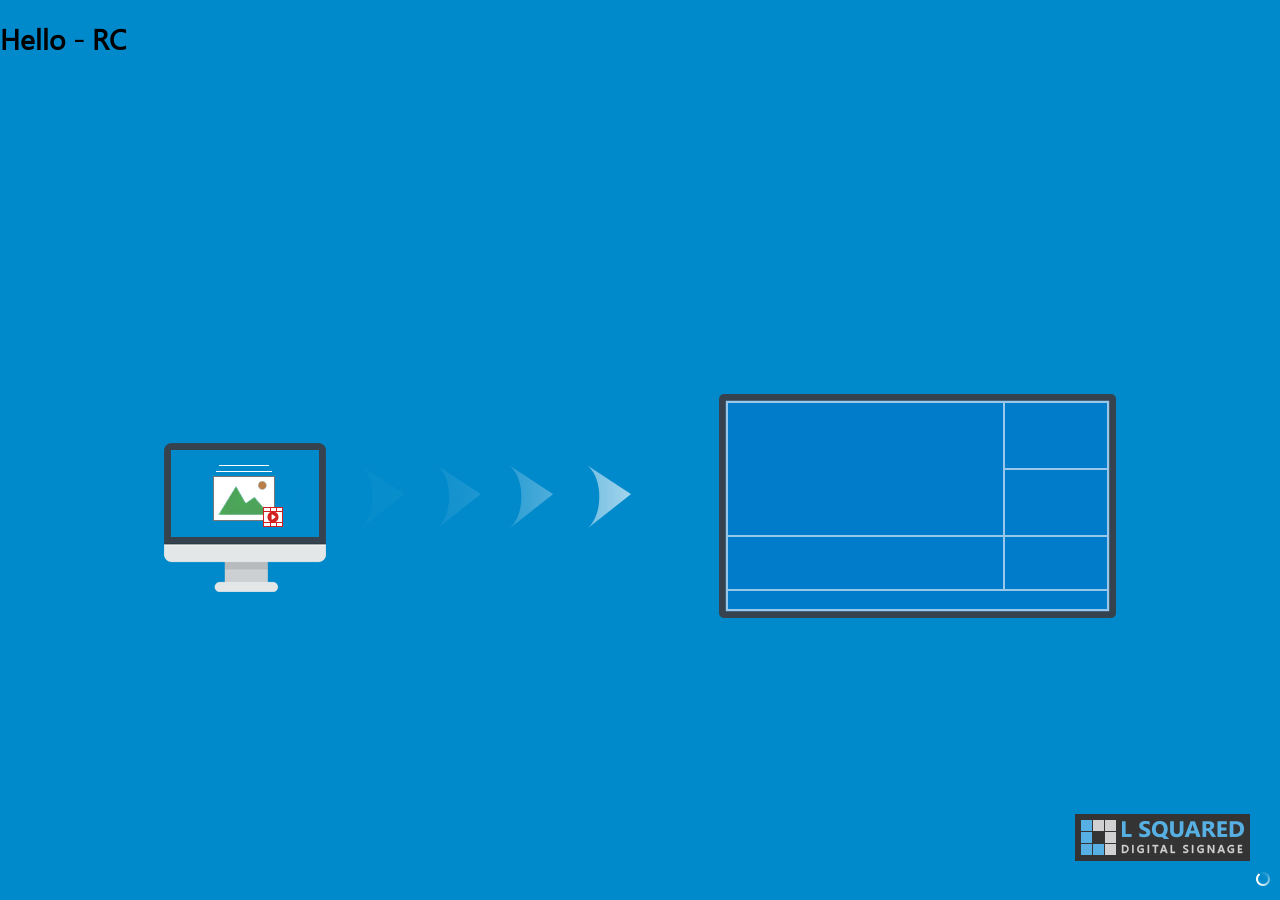
<file: index.html>
<!DOCTYPE html>
<html>
  <head>
    <meta http-equiv="Content-Type" content="text/html; charset=utf-8" />
    <meta name="viewport" content="width=device-width, initial-scale=1">
    <link type="text/css" rel="stylesheet" href="./css/flex.css">
    <link type="text/css" rel="stylesheet" href="./css/style.css">
    <link rel="icon" type="image/x-icon" href="favicon.ico">
    <link rel="manifest" href="manifest.webmanifest">
    
    <script type="text/javascript" src="./js/library/jquery-3.6.0.min.js"></script>
    <script type="text/javascript" src="./js/library/device-uuid.min.js"></script>
    <script type="text/javascript" src="./js/library/TweenMax.min.js"></script>
    <script type="text/javascript" src="./js/common.js"></script>
    <script type="text/javascript" src="./js/index.js"></script>
    <script type="text/javascript" src="./js/idb.js"></script>
    
    <title>L Squared Slide - PWA</title>
  </head>
  <body>
    <h1>Hello - RC</h1>
    <div id="waiting"></div>
    <div id="container"></div>
    <div id="fs"></div>
    <div id="em"></div>
    <div id="toolbar">
      <div class="refresh spin"></div>
      <div class="offline" style="display:none;"></div>
      <div class="download" style="display:none;"><span class="tooltip"></span></div>
      <div class="client" style="display:none;"><span class="tooltip"></span></div>
    </div>
    <div id="logoBottom">
      <img src="./img/logo-sm-colored.png">
    </div>
    <div id="identify">
      <div style="font-size:24px;">L Squared Digital Signage</div>
      <div>&nbsp;</div>
      <div class="name">Name: <span class="marL5 value"></span></div>
      <div class="mac">Id: <span class="marL5 value"></span></div>
      <div class="server">Server: <span class="marL5 value"></span></div>
      <div class="environment">Environment: <span class="marL5 value"></span></div>
      <div>&nbsp;</div>
      <div class="type">Type: <span class="marL5">Media Player</span></div>
      <!-- <div class="model">Model: <span class="marL5 value"></span></div> -->
      <div class="os">OS: <span class="marL5 value"></span></div>
      <div class="client">L Squared Slide: <span class="marL5 value"></span></div>
      <div class="ip">IP: <span class="marL5 value"></span></div>
      <div>&nbsp;</div>
      <div class="storage">Available Storage: <span class="marL5 value"></span></div>
      <div class="status">Status: <span class="marL5 value"></span> <img src="./img/check.png" class="check"></div>
    </div>
    <div id="blank"></div>
    <div id="dialog" class="lsn-dialog hide">
      <div class="lsn-dialog-body" style="width:600px">
        <section class="panel mac-quad">
          <div class="panel-heading">Media Player Registration</div>
          <div class="panel-body bg-icon">
            <h1 class="text-lg noMarB">This media player is not registered to the L&nbsp;Squared&nbsp;Hub.</h1>
            <p>You can log into the L&nbsp;Squared&nbsp;Hub through your desktop browser and add this device using the following device ID:</p>
            <div class="id-quad">
              <span>Device ID:</span> <span id="mac"></span>
            </div>
          </div>
          <div class="panel-footer">
            <p class="noMar">For help with setup, please email <span class="text-blue text-bold">support@LSquared.com</span> or call us at <span class="text-bold">1-877-344-1548</span> and select option 2 for customer service.</p>
          </div>
        </section>
      </div>
    </div>
    <div id="no-network" class="lsn-dialog hide">
      <div class="lsn-dialog-body" style="width:600px">
        <section class="panel mac-quad">
          <div class="panel-heading">Internet Connection Problem</div>
          <div class="panel-body no-network-bg-icon">
            <div class="no-network">
              <h1 class="text-lg">Can't Connect</h1>
              <p>This device needs to be connected to the internet. Please connect a USB keyboard and mouse to the media player and follow these steps:</p>
            </div>
            <div class="introSlider">
              <div><img src="img/no-network-intro1.png"/></div>
              <div><img src="img/no-network-intro2.png"/></div>
              <div><img src="img/no-network-intro3.png"/></div>
            </ul>
          </div>
          <div class="panel-footer">
            <p class="noMar">For help with setup, please email <span class="text-blue text-bold">support@LSquared.com</span> or call us at <span class="text-bold">1-855-500-3556</span> and select option 2 for customer service.</p>
          </div>
        </section>
      </div>
    </div>
    <script type="text/javascript" src="./js/frame.js"></script>
    <script type="text/javascript" src="./js/widgets/imgLoader.js"></script>
    <script type="text/javascript" src="./js/widgets/vidLoader.js"></script>


    <script type="text/javascript">
      if('serviceWorker' in navigator){ // Register A service worker
        window.addEventListener('load', function(){
          const prefix = location.pathname.replace(/\/(index\.html)?$/, '');
          navigator.serviceWorker.register('sw.js')
            .then(function(registration) {
              // Registration was successful
              console.log('[success] scope: ', registration.scope);
            }, function(err) {
              // registration failed :(
              console.log('[fail]: ', err);
            });
        });
      }
      console.log('index.js modified');
    </script>
  </body>
</html>
</file>
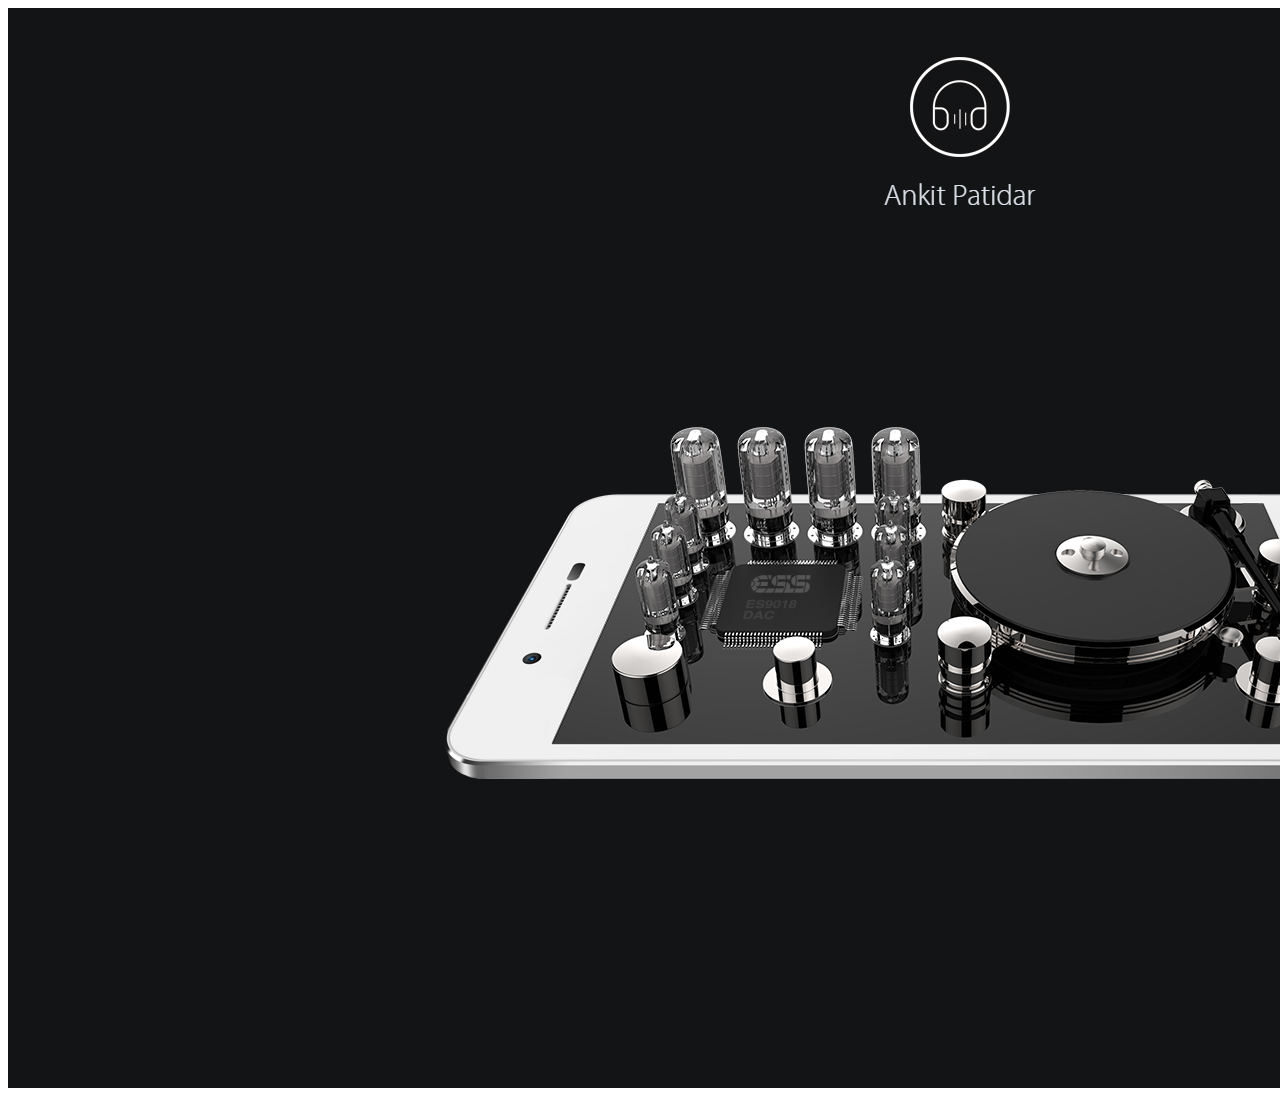
<file: indedx.html>
<!doctype html>
<html ng-app="hub">
  <head>
    <meta charset="utf-8">
    <title>Ankit Patidar</title>
    <meta name="description" content="">
    <meta name="viewport" content="width=device-width">
  </head>
  <body>
      <img src="images/mobile-wall.png" alt="Image-01">
  </body>
</html>
</file>
<file: css/flex.css>
.d-flex{display:flex!important}

.flex-row{flex-direction:row!important}
.flex-column{flex-direction:column!important}
.flex-row-reverse{flex-direction:row-reverse!important}
.flex-column-reverse{flex-direction:column-reverse!important}

.flex-wrap{flex-wrap:wrap!important}
.flex-nowrap{flex-wrap:nowrap!important}
.flex-wrap-reverse{flex-wrap:wrap-reverse!important}
.flex-fill{flex:1 1 auto!important}
.flex-grow-0{flex-grow:0!important}
.flex-grow-1{flex-grow:1!important}
.flex-shrink-0{flex-shrink:0!important}
.flex-shrink-1{flex-shrink:1!important}

.justify-content-start{justify-content:flex-start!important}
.justify-content-end{justify-content:flex-end!important}
.justify-content-center{justify-content:center!important}
.justify-content-betwee{justify-content:space-between!important}
.justify-content-around{justify-content:space-around!important}

.align-items-start{align-items:flex-start!important}
.align-items-end{align-items:flex-end!important}
.align-items-center{align-items:center!important}
.align-items-baseline{align-items:baseline!important}
.align-items-stretch{align-items:stretch!important}

.align-content-start{align-content:flex-start!important}
.align-content-end{align-content:flex-end!important}
.align-content-center{align-content:center!important}
.align-content-between{align-content:space-between!important}
.align-content-around{align-content:space-around!important}
.align-content-stretch{align-content:stretch!important}

.align-self-auto{align-self:auto!important}
.align-self-start{align-self:flex-start!important}
.align-self-end{align-self:flex-end!important}
.align-self-center{align-self:center!important}
.align-self-baseline{align-self:baseline!important}
.align-self-stretch{align-self:stretch!important}
</file>
<file: css/style.css>
body{padding:0;margin:0;overflow:hidden;font-family:system ui, "segoe ui", sans-serif, arial, tahoma;font-size:14px;background-color:#008acb;}
#waiting{text-align:center;float:left;visibility:hidden}
#waiting p{float:right;width:395px;font-size:30px;color:#fff;}/*font-family:"Myriad Pro Condenced";*/

#toolbar{position:absolute;bottom:5px;right:0;z-index:99999;padding-right:5px}
#toolbar div{display:inline-block;margin-left:5px;width:24px;height:24px}
#toolbar .refresh{background:url(../img/loading.png) no-repeat center}
#toolbar .download{background:url(../img/download.gif) no-repeat center}
#toolbar .offline{background:url(../img/network-off.png) no-repeat center}
#toolbar .client{background:url(../img/client-update.png) no-repeat center}
#toolbar .client .tooltip, #toolbar .download .tooltip{position:fixed;right:4px;bottom:32px;background-color:#000;color:#fff;font-size:12px;border-radius:4px;padding:2px 4px;display:none;}
#toolbar .client:hover .tooltip,#toolbar .download:hover .tooltip{display:block}

#fs{position:absolute;z-index:999999;left:0;top:0;background:#000;}

/* #cod{position:absolute;z-index:9999999;left:0;top:0;background:#0c0c0c;font-family:"Myriad Pro Condenced";}
#cod-vid{background:#0c0c0c;position:absolute;left:0;right:0;z-index:9999999;display:none;}
#cod .tab{background:#0c0c0c;}
#cod .tab ul{list-style-type:none;margin:0;padding:0;font-family:"Myriad Pro Bold Condenced";font-size:32px;}
#cod .tab ul li{padding:5px 20px;color:#666;display:inline-block;}
#cod .tab ul li:nth-child(1){margin-left:20px;}
#cod .tab ul li.selected{color:#fff;}
#cod .nav{margin-bottom:40px;}
#cod .nav div{float:left;color:#6b6767;padding:10px 35px;font-family:"Myriad Pro Bold Condenced";font-size:32px;}
#cod .nav div.selected{color:#fff}
#cod .thumb-container{overflow:hidden;background:#1d1d1d;}
#cod .title{font-size:32px;color:#fff;padding:40px 40px 5px 40px;clear:both;}
#cod .thumb{width:220px;float:left;margin:0 20px;padding:10px;}
#cod .tab ul li:hover, #cod .thumb:hover{background:#cf1c54}
#cod .thumb.selected img{outline:8px solid #f8fb00;outline-offset:-8px;}
#cod .thumb .label{font-size:20px;color:#cacaca;text-align:center;margin-top:5px;text-overflow:ellipsis;} */

#cod{position:absolute;z-index:9999999;left:500px;top:0;opacity:0.5;background:#0c0c0c;font-family:"Myriad Pro Condenced";display:none;}
#cod-content{background:#0c0c0c;position:absolute;left:0;top:0;z-index:99999999;display:none;}
#cod .tab{background:#0c0c0c;}
#cod .tab ul{list-style-type:none;margin:0;padding:0;font-family:"Myriad Pro Bold Condenced";font-size:32px;}
#cod .tab ul li{padding:5px 20px;color:#666;display:inline-block;}
#cod .tab ul li:nth-child(1){margin-left:20px;}
#cod .tab ul li.selected{color:#fff;}
#cod .tab ul li.hover, #cod .tab ul li:hover{background:#cf1c54;color:#fff;}
#cod .nav{margin-bottom:40px;}
#cod .nav div{float:left;color:#6b6767;padding:10px 35px;font-family:"Myriad Pro Bold Condenced";font-size:32px;}
#cod .nav div.selected{color:#fff}
#cod .thumb-list-container{overflow:hidden;background:#1d1d1d;}
#cod .thumb-list-container .title{font-size:32px;color:#fff;padding:40px 40px 5px 40px;clear:both;}
#cod .thumb-list-container .thumb{width:220px;float:left;margin:0 10px;padding:10px;cursor:pointer;}
#cod .thumb-list-container .thumb img{width:220px;height:auto;max-height:120px;}
#cod .vid-skip{position:absolute;z-index:1;font-size:22px;color:#fff;text-align:center;}
#cod .vid-pause{position:absolute;z-index:2;width:128px;height:128px;background:url(../img/cod/pause.png) no-repeat;bottom:50px;left:50px;}
#cod .vid-seek{position:absolute;z-index:2;height:5px;background:rgba(255, 255, 255, 0.5);bottom:20px;margin:0 20px;overflow:hidden;}
#cod .vid-seek span{background:#008acb;position:absolute;top:0;left:0;height:5px;width:0;transition-duration: 0.2s}
#cod .vid-skip .next, #cod .vid-skip .prev{display:none}
#cod .tab ul li:hover, #cod .thumb.hover, #cod .thumb.selected, #cod .thumb:hover{background:#cf1c54;}
#cod .thumb-list-container .thumb .label{font-size:20px;color:#cacaca;text-align:center;margin-top:5px;overflow:hidden;text-overflow:ellipsis;}
#cod .thumb-img{display:table-cell;height:120px;max-height:120px;min-height:120px;width:220px;position:relative;vertical-align:bottom;}
#cod .thumb-inner{display:inline-block;position:relative;max-height:120px;min-width:220px;vertical-align:bottom;}
#cod .thumb-info{bottom:-5px;right:-5px;min-height:20px;position:absolute;width:100%;text-align:right;}
#cod .thumb-time{background-color: rgba(0,0,0,.7);color:#fff;left:-5px;top:6px;font-size:14px;padding:0 2px;line-height:14px;position:absolute;font-family:'Segoe UI';}
#cod .thumb-vid{background:url(../img/cod/vid.png) no-repeat;display:inline-block;height:22px;width:22px;vertical-align:sub;}

#ei{position:absolute;z-index:999999999;left:0;top:0;background:#008acb;font-family:"Myriad Pro Condenced";display:none;color:#fff}
#ei .ei-list{width:1000px;margin:200px auto;}
#ei .ei-thumb{display:inline-block;width:180px;margin-right:50px;padding:10px;}
#ei .ei-label{font-size:24px;color:#fff;margin-top:5px;margin-top:5px;text-align:center;}
#ei .ei-thumb .ei-vid{background:#000;width:190x;height:120px;}
#ei .ei-thumb.selected{background:#cf1c54;}

#app-menu-prompt{background-color:rgba(0, 0, 0, 0.7);position:fixed;top:0;right:0;bottom:0;left:0;z-index:9999999999;padding-top:160px;padding-bottom:160px;font-family:"Myriad Pro Condenced";}
#app-menu-prompt .cod-prompt-body{background-color:#f0f0f0;margin:0 auto;max-width:100%;position:relative;overflow:hidden}
#app-menu-prompt .password-quad{background:#fff;border:1px solid #ccc;border-radius:8px;margin:25px 0 0 0;height:52px;min-height:52px;line-height:52px;}
/* #app-menu-prompt .password-quad #cod-password{padding:0 10px;border:0;border-radius:8px;background:none;font-size:62px;line-height:62px;float:left;margin-top:-10px;width:450px;} */
#app-menu-prompt .password-quad #cod-password{padding:0 10px;border:0;border-radius:8px 0 0 8px;background:none;font-size:52px;line-height:53px;float:left;margin-top:0px;width:458px;}
#app-menu-prompt .ok-btn{float:right;vertical-align:middle;background:#0c0c0c;margin-top:25px;width:100px;text-align:center;color:#fff;font-weight:bold;border:0;border-radius:0 8px 8px 0;height:54px;min-height:54px;max-height:54px;line-height:54px;font-size:27px;cursor:pointer;}
#app-menu-prompt .lang-btn-quad{margin:25px 0 25px 0;}
#app-menu-prompt .lang-btn{padding:5px 10px;background:#555;color:#fff;font-size:20px;border-radius:4px;margin-right:10px;white-space:nowrap;cursor:pointer;}
#app-menu-prompt .ok-btn.hover,#app-menu-prompt .lang-btn.hover{background:#cf1c54;}
#app-menu-prompt .lang-btn.selected span{background:url(../img/check-white.png) no-repeat; padding-left:26px;}

#app-menu{position:absolute;bottom:0;left:0;right:0;z-index:99999999999;display:none;}
#app-menu .menu-item{float:left;position:relative;width:24%;height:300px;max-height:300px;margin:1px;overflow:hidden;color:#fff;font-family:"Myriad Pro Condenced";transform:skew(-10deg);transform-origin:bottom left;cursor:pointer;}
#app-menu .menu-item.hover, #app-menu .menu-item.mHover{top:-40px;left:7px;}
#app-menu .menu-item .title{font-size:56px;font-weight:bold;line-height:72px;padding-left:82px;}
#app-menu .menu-item .title.fr{font-size:48px;}
#app-menu .menu-item .title.es{font-size:48px;}
#app-menu .menu-item .title.enfr{font-size:48px;line-height:52px;}
#app-menu .menu-item .title.fren{font-size:48px;line-height:52px;}
#app-menu .menu-item .desc{font-size:28px;margin-top:40px}
#app-menu .menu-item:nth-child(1){background:#052f5f;}
#app-menu .menu-item:nth-child(2){background:#005377;}
#app-menu .menu-item:nth-child(3){background:#06a77d;}
#app-menu .menu-item:nth-child(4){background:#d5c67a;}
#app-menu .menu-item:nth-child(1) .title{background:url(../img/cod/menu-logo.png) no-repeat left top;}
#app-menu .menu-item:nth-child(2) .title{background:url(../img/cod/menu-cod.png) no-repeat left top;}
#app-menu .menu-item:nth-child(3) .title{background:url(../img/cod/menu-input.png) no-repeat left top;}
#app-menu .menu-item:nth-child(4) .title{background:url(../img/cod/menu-screen-share.png) no-repeat left top;}
#app-menu .menu-item .menu-content{transform:skew(10deg);transform-origin:bottom left;padding:55px 0 0 55px;}

#f45{position:absolute;z-index:99999999;left:0;top:0;background:#000;}
#em{position:absolute;z-index:999999999;left:0;top:0;background:#000;}

#identify{position:absolute;bottom:20px;left:20px;z-index:9999999999;padding:20px 50px 20px 20px;background-color:rgba(0, 0, 0, 0.7);color:#fff;font-family: "Myriad Pro Condenced";font-size:20px;display:none;}
#identify div{margin-bottom:5px;}
#identify .check{margin-left:5px;display:none;}

#blank{position:absolute;z-index:99999999999;left:0;top:0;background:#000;}
#logoBottom{position:absolute;right:30px;bottom:35px}

.frame, .tFrame, .pAbsolute{position:absolute;overflow:hidden}
.frame .container, .tFrame .tContainer{position:absolute;width:100%}
.flex-c{display:flex;align-items:center}
.flex-column{flex-direction:column}
.align-normal{align-items:normal!important}
.align-top{align-self:flex-start}
.d-grid{display:grid}
.text-l{text-align:left}
.text-r{text-align:right}
.text-c{text-align:center}
.vam{vertical-align:middle}
.overflow-hidden{overflow:hidden}

.vAlign-t{vertical-align:top}
.vAlign-m{vertical-align:middle}
.vAlign-b{vertical-align:bottom}
.vAlign-tb{vertical-align:text-bottom}

.text-blue{color:#0c69af}
.text-bold{font-weight:600}

.hide{display:none}
.show{display:block}
.vHide{visibility:hidden}
.vShow{visibility:visible}
p, .p{margin:0;padding:0}

.img-responsive{max-width:100%;height:auto}

.d-flex.align-l{justify-content:flex-start!important}
.d-flex.align-c{justify-content:center!important}
.d-flex.align-r{justify-content:flex-end!important}
.d-flex.vAlign-t{align-items:flex-start!important}
.d-flex.vAlign-m{align-items:center!important}
.d-flex.vAlign-b{align-items:flex-end!important}

.tHeader{display:table-header-group!important}
.tFooter{display:table-footer-group!important}
.overlayHide{opacity:0}
.overlayShow{opacity:1}


.spin{animation:spin 1s linear infinite;-webkit-animation:spin 1s linear infinite}
@-webkit-keyframes spin{100%{-webkit-transform:rotate(360deg)}}
@keyframes spin{100%{-webkit-transform:rotate(360deg);transform:rotate(360deg)}}
@keyframes vidTemplateShow{from{opacity:0;} to{opacity:1;}}
@keyframes vidTemplateHide{from{opacity:1;} to{opacity:0;}}

/* Dialog */
.lsn-dialog{background-color:rgba(0, 0, 0, 0.4);position:fixed;top:0;right:0;bottom:0;left:0;z-index:9999;padding-top:160px;padding-bottom:160px}
.lsn-dialog-body{background-color:#f0f0f0;margin:0 auto;max-width:100%;position:relative;overflow:hidden}

/* Registration */
.mac-quad .panel-heading{background-color:#2289d6;color:#ffffff;font-weight:600;font-size:16px;letter-spacing:1px;padding:10px}
.mac-quad .panel-body{padding:10px}
.mac-quad .panel-body h1{font-size:18px}
.mac-quad .bg-icon{background:url("../img/squared.png") no-repeat  #f6f6f6 right -75px bottom -110px}
.mac-quad .no-network-bg-icon{background:url("../img/squared.png") no-repeat  #f6f6f6 right -75px bottom 190px}
.mac-quad .no-network{background:url("../img/no-network.png") no-repeat top left;padding-left:125px;margin-top:20px;}
.mac-quad .no-network p{font-size:16px;}

.mac-quad .id-quad{background-color:#80c9fb;height:40px;line-height:40px;font-size:30px;font-weight:700;margin:50px 0 20px}
.mac-quad .id-quad span:nth-child(1){background-color:#a5d9fd;font-size:16px;float:left;font-weight:600;margin-right:20px;padding:0 15px}
.mac-quad .err-quad{background:#f2dede url('../img/error.png') no-repeat 4px 8px;color:#cd4241;font-weight:700;font-size:16px;padding:8px 8px 8px 34px;margin:25px 0 0 0;}
.mac-quad .panel-footer{background-color:#d5d0d0;padding:10px}
.introSlider{background-color:rgba(108, 188, 248, 0.75);height:250px;width:100%;margin:20px 0 10px 0;}
.introSlider div{position:absolute;opacity:0}
/* .inst-btn{background-color:#2289d6;color:#ffffff;padding:10px 40px;font-size:24px} */

/* Widgets */
.wHeader{padding:10px;font-size:26px;font-weight:bold;height:26px;line-height:26px;text-transform:capitalize}
.wHeader .icon{float:left;margin:-5px 10px 0 0;width:36px}
.wHeader div{flex-grow:1;text-overflow:ellipsis;overflow:hidden;white-space:nowrap}

.avatar,.twitter-avatar,.instagram-avatar,.facebook-avatar,.fbworkplace-avatar{float:left;margin-right:10px}
.twitter-avatar,.instagram-avatar,.facebook-avatar,.fbworkplace-avatar{height:48px;min-height:48px;max-height:48px;width:48px;min-width:48px;max-width:48px;}
.fbworkplace-avatar
/* .title{font-weight:600;text-overflow:ellipsis;overflow:hidden;white-space:nowrap}
.title > span{float:right;font-weight:normal} */

/* DateTime */
.dt-t1{display:inline-block;float:left;text-align:center;font-weight:bold;border-radius:4px}
.blink{animation:blinker 1s linear infinite}

@keyframes blinker{50%{opacity:0}}
/* .bTab{
	.nav{border-radius:0;font-size:$fontSize;padding:8px 8px 0 8px}
 	.nav.active,
	.tab-body{padding:10px}
 	ul li.active{border-bottom:0}
 	li.active>a, li.active>a:focus, li.active>a:hover{box-shadow:none;padding-bottom:12px}
 	ul li a{border-radius:0;border:none}
} */


.pull-left{float:left}
.pull-right{float:right}

.clearfix{clear:both;float:none!important}
.clearfix:after, .clearfix:before{content:"";display:table}

.img-helper{display:inline-block;vertical-align:middle;height:100%}

/* Excel */
.excelTbl{font-size:20px}
.excelTbl .th{height:50px;line-height:50px;display:flex;align-items:center;font-weight:600;width:100%}
.excelTbl .row{height:50px;line-height:50px;display:flex;align-items:center;font-weight:600}
.excelTbl .cell{float:left;overflow:hidden;white-space:nowrap;padding:0 5px}
.excelTbl .footer{font-size:16px;height:30px;line-height:30px;width:100%;text-align:right;position:absolute;right:0;bottom:0}
.excelTbl .footer>div{padding:0 10px}
.oh-hr{border-bottom:1px solid rgba(0, 0, 0, 0.1);padding-bottom:8px;margin-bottom:8px}


.wb-row>div:nth-child(-n+2){box-shadow:1px 0 0 0 #e6e6e6}
.wb-row{height:100px;overflow:hidden}
.wb-logo{float:left;padding:5px;background-color:#e6e6e6;width:100px;height:70px;margin-right:10px;text-align:center;overflow:hidden}
.wb-logo img{width:100%}
.wb-time>div{font-size:12px;height:30px;line-height:30px;padding:10px;text-align:center}
.wb-time>div:nth-child(1){border-bottom:1px solid #e6e6e6}
.wb-room{text-align:center;position:relative;top:50%;transform:translateY(-50%)}
.wb-title{display:flex;align-items:center}

.meetingHeaderText, .calendarHeaderText{font-size:30px;font-weight:bold}
.meetingTitle, .calendarTitle{overflow:hidden;text-overflow:ellipsis;white-space:nowrap;width:100%}
.roomBoard{display:flex;flex-direction:column;justify-content:space-around}

/*Emergency Message*/
@keyframes emBlink{
	0%{background-color:transparent}
	50%{background-color:#000}
	100%{background-color:transparent}
}
.emBlink{animation:emBlink 1s infinite;height:100%;width:100%;display:inline-block}
.emQuad{position:absolute;z-index:99999;top:0;height:100%;width:100%}
.emTopQuad{margin:40px 40px 0;padding:40px;}
.emImg{min-width:30vh;margin-right:20px}
.emImg img{height:100%;width:100%}

/*Stock*/
.stock-single{padding:10px}
.stock-single h2, .stock-single h3{margin-top:0;margin-bottom:10px}
.stockH{width:100%;height:50px;font-weight:600;text-align:center}
.dayChange{margin-left:40px}
.dayChange svg{margin-right:10px}

/*Weather*/
.forecast,.forecast2,.forecast3{background-color:#ffffff;border-radius:6px;text-align:center;width:134px;}
.forecast2,.forecast3{width:255px;height:150px;margin:0 0 5px 5px;float:left;text-align:left}
.forecast3{width:100%;margin:0 0 5px 0;}
.forecast .wfH{background-color:#f3f3f3;border-radius:3px 3px 0 0;padding:5px;font-weight:bold;}
.forecast .wfF,.forecast2 .wfF,.forecast3 .wfF{background-color:#f3f3f3;border-radius:0 0 3px 3px;padding:5px;text-align:left;}

.forecast.t1{margin-bottom:5px}
.forecast.t1.h{display:table-cell}

.bdrT{border-top:1px solid #797979}
.bdrR{border-right:1px solid #797979}
.bdrL{border-left:1px solid #797979}
.bdrB{border-bottom:1px solid #797979}
.divCell{display:flex;align-items:center;justify-content:left;padding:0 5px}
.text-center{text-align:center;justify-content:center}

.t-l,.m-l,.b-l{text-align:left}
.t-c,.m-c,.b-c{text-align:center}
.t-r,.m-r,.b-r{text-align:right}
.t-l,.t-c,.t-r{vertical-align:top}
.m-l,.m-c,.m-r{vertical-align:middle}
.b-l,.b-c,.b-r{vertical-align:bottom}

#ab html body{display:none!important}
.excelTableFont{font-size:22px;font-weight:bold}

.justify-center{justify-content:center}
.align-item-center{align-items:center}
.text-ellipsis{text-overflow:ellipsis; overflow:hidden; white-space:nowrap}
.flightHeadH{height:70px}
.fbThumb{padding-left:10px;align-self:start;height:150px}
.fSHeader{background:#ccc;font-size:18px;padding:3px 0}
.flightImg{width:fit-content;text-align:center}
.flightName{line-height:1.3em}
.airlineName{font-size:14px}
.text-overflow{overflow:hidden;white-space:nowrap}
.boxIcon{height:15px;width:15px}
.flightFooter{height:12px;position:absolute;bottom:0}

/* Spacing */
.pad5{padding:5px}
.pad8{padding:8px}
.pad10{padding:10px}
.padTB10{padding-top:10px;padding-bottom:10px}
.padLR10{padding-left:10px;padding-right:10px}
.padLR5{padding-left:5px;padding-right:5px}

.marT8{margin-top:8px}
.marR5{margin-right:5px}
.marR10{margin-right:10px}
.marR20{margin-right:20px}
.marR50{margin-right:50px}
.marB20{margin-bottom:20px}

.noMarB{margin-bottom:0}
.noMar{margin:0}

.w10{width:10%}
.w15{width:15%}
.w18{width:18%}
.w20{width:20%}
.w25{width:25%}
.w30{width:30%}
.w40{width:40%}
.w50{width:50%}
.w60{width:60%}
.w65{width:65%}
.w80{width:80%}
.w85{width:85%}
.w100{width:100%}
.h100{height:100%}

.flight .rIcon svg{padding:8px}

/* count */
.countPT{justify-content:center;text-align:center;}
.countPL{justify-content:flex-start;text-align:center;}
.countPR{justify-content:flex-end;text-align:center;}
.countPB{justify-content:center; align-items: flex-end;text-align:center;}
/* filter: drop-shadow(0px 0px 15px rgb(0 0 0 / 0.5));*/
.f45anim svg{transform:translateY(0);animation:f45-heartbeat 2s infinite}@keyframes f45-heartbeat{0%{transform:scale(.75)} 20%{transform:scale(1)} 40%{transform:scale(.75)} 60%{transform:scale(1)} 80%{transform:scale(.75)}100%{transform:scale(.75)}};

/* FONTS */
@font-face{font-family: "arial";src: url('../fonts/arial.ttf');}
@font-face{font-family: "arial black";src: url('../fonts/ariblk.ttf');}
@font-face{font-family: "Breakers Slab";src: url('../fonts/BreakersSlab-Regular.otf');}
@font-face{font-family: "Breakers Slab Black";src: url('../fonts/BreakersSlab-Black.otf');}
@font-face{font-family: "Breakers Slab Light";src: url('../fonts/BreakersSlab-Light.otf');}
@font-face{font-family: "Breakers Slab Ultra";src: url('../fonts/BreakersSlab-Ultra.otf');}
@font-face{font-family: "Breakers Slab Thin";src: url('../fonts/BreakersSlab-Thin.otf');}
@font-face{font-family: "calibri";src: url('../fonts/Calibri.ttf');}
@font-face{font-family: "Calibri Light";src: url('../fonts/Calibri-Light.ttf');}
@font-face{font-family: "calisto MT";src: url('../fonts/CALIST.TTF');}
@font-face{font-family: "cambria";src: url('../fonts/cambria.ttc');}
@font-face{font-family: "candara";src: url('../fonts/Candara.ttf');}
@font-face{font-family: "century gothic";src: url('../fonts/GOTHIC.TTF');}
@font-face{font-family: "Chalet-Pinkberry";src: url('../fonts/Chalet-Pinkberry.otf');}
@font-face{font-family: "Comic Sans MS";src: url('../fonts/comic.ttf');}
@font-face{font-family: "Constantia";src: url('../fonts/constan.ttf');}
@font-face{font-family: "Copernicus";src: url('../fonts/Copernicus.otf');}
@font-face{font-family: "corbel";src: url('../fonts/corbel.ttf');}
@font-face{font-family: "Franklin Gothic";src: url('../fonts/FRAMDCN.TTF');}
@font-face{font-family: "Futura LT";src: url('../fonts/FuturaLT.ttf');}
@font-face{font-family: "Futura LT Light";src: url('../fonts/FuturaLT-Light.ttf');}
@font-face{font-family: "Futura LT Book";src: url('../fonts/FuturaLT-Book.ttf');}
@font-face{font-family: "Futura LT Book Condensed";src: url('../fonts/FuturaLT-Condensed.ttf');}
@font-face{font-family: "Futura LT Condensed Light";src: url('../fonts/FuturaLT-CondensedLight.ttf');}
@font-face{font-family: "Futura LT Condensed Extra Bold";src: url('../fonts/FuturaLT-CondensedExtraBold.ttf');}
@font-face{font-family: "Futura LT Extra Bold";src: url('../fonts/FuturaLT-ExtraBold.ttf');}
@font-face{font-family: "Futura LT Heavy";src: url('../fonts/FuturaLT-Heavy.ttf');}
@font-face{font-family: "Georgia";src: url('../fonts/georgia.ttf');}
@font-face{font-family: "gotham";src: url('../fonts/Gotham-Book.otf');}
@font-face{font-family: "Impact";src: url('../fonts/impact.ttf');}
@font-face{font-family: "Intro";src: url('../fonts/Intro-Regular.otf');}
@font-face{font-family: "Intro Black Alt";src: url('../fonts/Intro-Black-Alt.otf');}
@font-face{font-family: "Intro Black Caps";src: url('../fonts/Intro-Black-Caps.otf');}
@font-face{font-family: "Intro Black Inline";src: url('../fonts/Intro-Black-Inline.otf');}
@font-face{font-family: "Intro Black Inline Caps";src: url('../fonts/Intro-Black-Inline-Caps.otf');}
@font-face{font-family: "Intro Bold Alt";src: url('../fonts/Intro-BoldAlt.otf');}
@font-face{font-family: "Intro Bold Caps";src: url('../fonts/Intro-Bold-Caps.otf');}
@font-face{font-family: "Intro Book Alt";src: url('../fonts/Intro-Book-Alt.otf');}
@font-face{font-family: "Intro Book Caps";src: url('../fonts/Intro-Book-Caps.otf');}
@font-face{font-family: "Intro Light";src: url('../fonts/Intro-Light.otf');}
@font-face{font-family: "Intro Light Alt";src: url('../fonts/Intro-Light-Alt.otf');}
@font-face{font-family: "Intro Light Caps";src: url('../fonts/Intro-Light-Caps.otf');}
@font-face{font-family: "Intro Regular Caps";src: url('../fonts/Intro-Regular-Caps.otf');}
@font-face{font-family: "Intro Thin";src: url('../fonts/Intro-Thin.otf');}
@font-face{font-family: "Intro Thin Caps";src: url('../fonts/Intro-Thin-Caps.otf');}
@font-face{font-family: "lucida Console";src: url('../fonts/lucon.ttf');}
@font-face{font-family: "lucida handwriting";src: url('../fonts/LHANDW.TTF');}
@font-face{font-family: "martellight";src: url('../fonts/Martel-Light.ttf');}
@font-face{font-family: "martelregular";src: url('../fonts/Martel-Regular.ttf');}
@font-face{font-family: "Mission Script";src: url('../fonts/Mission-Script.otf');}
@font-face{font-family: "Myriad Pro";src: url('./../fonts/MyriadPro-Regular.otf');}
@font-face{font-family: "Myriad Pro Bold Condenced";src: url('./../fonts/MyriadPro-BoldCond.otf');}
@font-face{font-family: "Myriad Pro Condenced";src: url('../fonts/MyriadPro-Cond.otf');}
@font-face{font-family: "Myriad Pro Bold Condensed";src: url('./../fonts/MyriadPro-BoldCond.otf');}
@font-face{font-family: "Myriad Pro Condensed";src: url('../fonts/MyriadPro-Cond.otf');}
@font-face{font-family: "Neutra Text Alt";src: url('../fonts/NeutraText-BookAlt.otf');}
@font-face{font-family: "Neutra Text";src: url('../fonts/NeutraText-Book.otf');}
@font-face{font-family: "Neutraface Text Alt";src: url('../fonts/NeutrafaceText-BookItalicAlt.otf');}
@font-face{font-family: "Neutraface Text";src: url('../fonts/NeutrafaceText-Book.otf');}
@font-face{font-family: "Palatino Linotype";src: url('../fonts/pala.ttf');}
@font-face{font-family: "robotobold";src: url('../fonts/Roboto-Bold.ttf');}
@font-face{font-family: "robotolight";src: url('../fonts/Roboto-Light.ttf');}
@font-face{font-family: "robotoregular";src: url('../fonts/Roboto-Regular.ttf');}
@font-face{font-family: "Segoe Print";src: url('../fonts/segoepr.ttf');}
@font-face{font-family: "Segoe UI";src: url('../fonts/segoeui.ttf');}
@font-face{font-family: "Source Sans Pro Bold";src: url('../fonts/source-sans-pro-latin-700.ttf');}
@font-face{font-family: "Source Sans Pro Bold Italic";src: url('../fonts/source-sans-pro-latin-700italic.ttf');}
@font-face{font-family: "Source Sans Pro Regular";src: url('../fonts/source-sans-pro-latin-regular.ttf');}
@font-face{font-family: "Source Sans Pro Regular Italic";src: url('../fonts/source-sans-pro-latin-italic.ttf');}
@font-face{font-family: "tahoma";src: url('../fonts/tahoma.ttf');}
@font-face{font-family: "times new roman";src: url('../fonts/times.ttf');}
@font-face{font-family: "trebuchet MS";src: url('../fonts/trebuc.ttf');}
@font-face{font-family: "verdana";src: url('../fonts/verdana.ttf');}

@font-face{font-family: "One Dot";src: url('../fonts/OneDot.ttf');}
@font-face{font-family: "OneDotCd";src: url('../fonts/OneDotCd.ttf');}
@font-face{font-family: "OneDotExt";src: url('../fonts/OneDotExt.ttf');}
@font-face{font-family: "TwoDots";src: url('../fonts/TwoDots.ttf');}

@font-face{font-family: "PizzaPress-Antique";src: url('../fonts/PizzaPress-Antique.ttf');}
@font-face{font-family: "PizzaPressExt-Fill";src: url('../fonts/PizzaPressExt-Fill.ttf');}
@font-face{font-family: "PizzaPressExt-Inline";src: url('../fonts/PizzaPressExt-Inline.ttf');}
@font-face{font-family: "PizzaPressExt-ReverseShadow";src: url('../fonts/PizzaPressExt-ReverseShadow.ttf');}
@font-face{font-family: "PizzaPress-Fill";src: url('../fonts/PizzaPress-Fill.ttf');}
@font-face{font-family: "PizzaPress-Inline";src: url('../fonts/PizzaPress-Inline.ttf');}
@font-face{font-family: "PizzaPress-OrnamentsNeue";src: url('../fonts/PizzaPress-OrnamentsNeue.ttf');}
@font-face{font-family: "PizzaPress-Outline";src: url('../fonts/PizzaPress-Outline.ttf');}
@font-face{font-family: "PizzaPress-Regular";src: url('../fonts/PizzaPress-Regular.ttf');}
@font-face{font-family: "PizzaPress-ReverseShadow";src: url('../fonts/PizzaPress-ReverseShadow.ttf');}
@font-face{font-family: "PizzaPress-Shadow";src: url('../fonts/PizzaPress-Shadow.ttf');}
</file>
